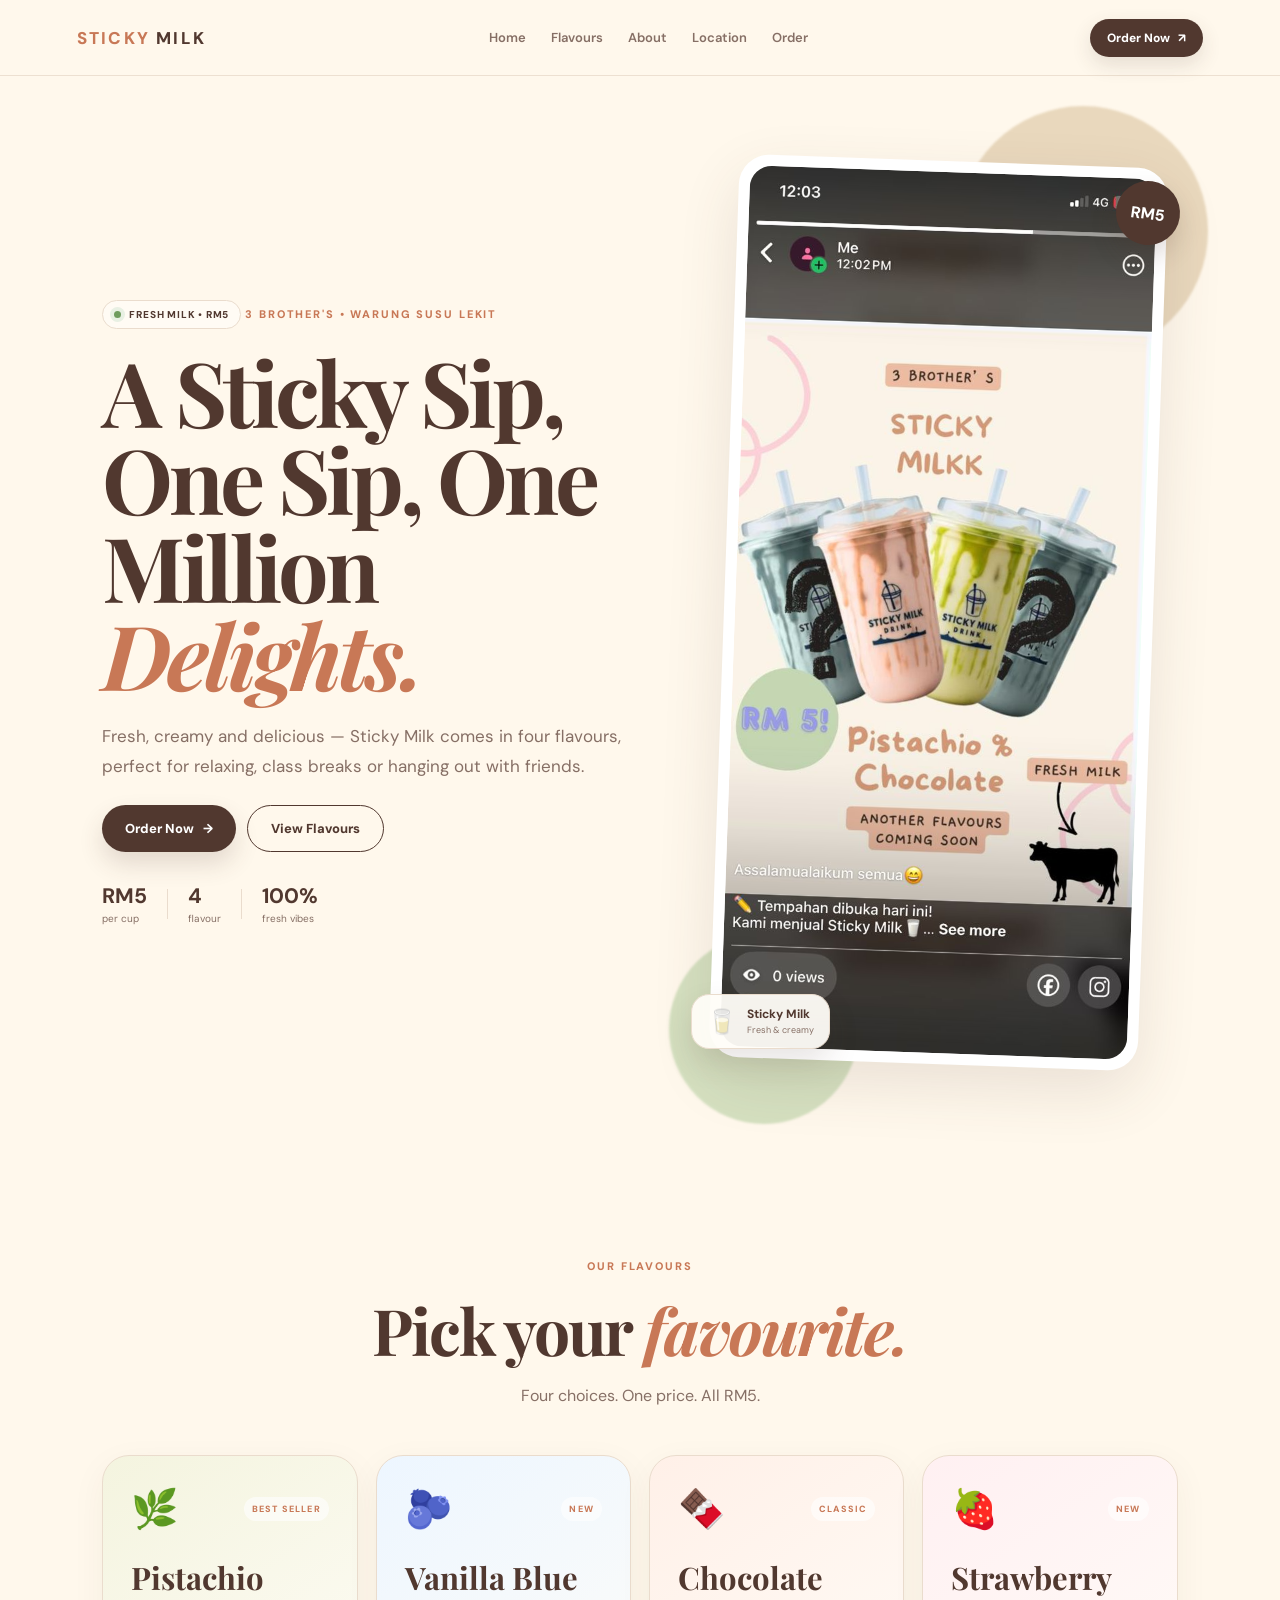
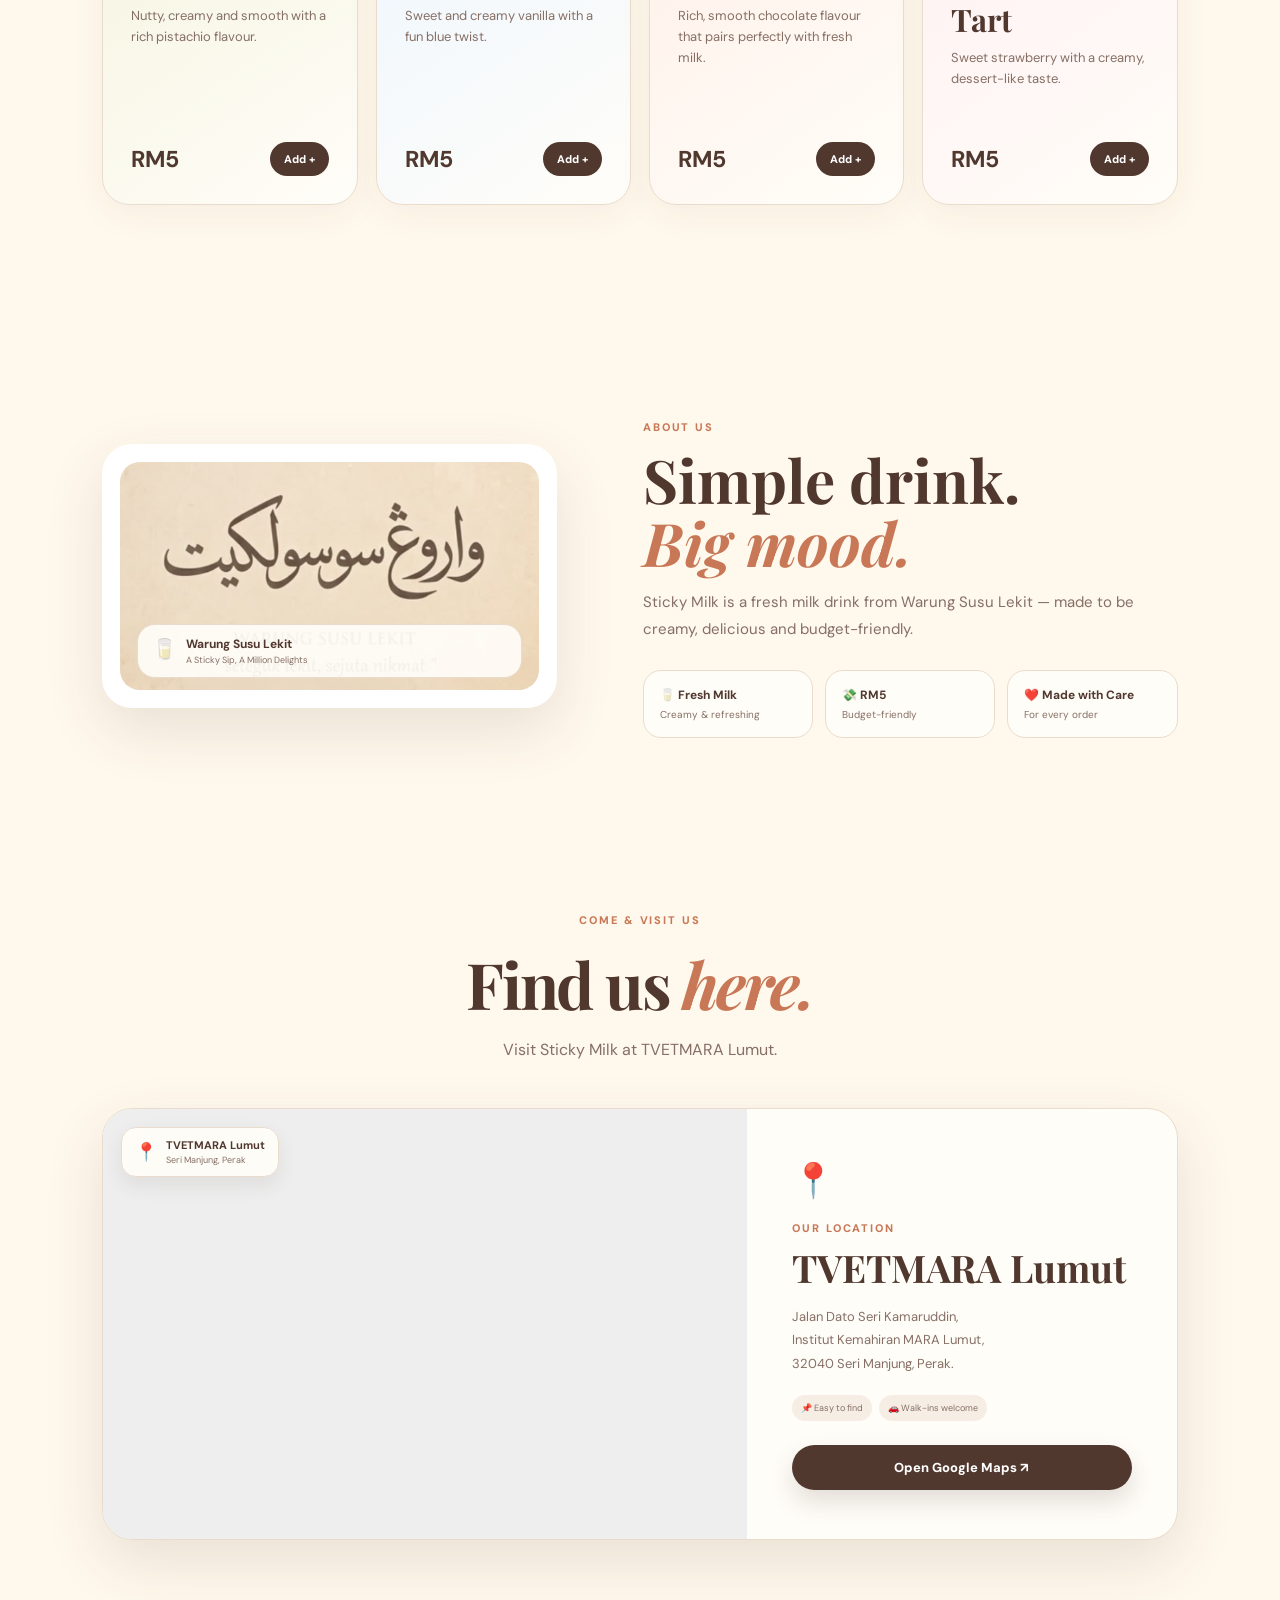
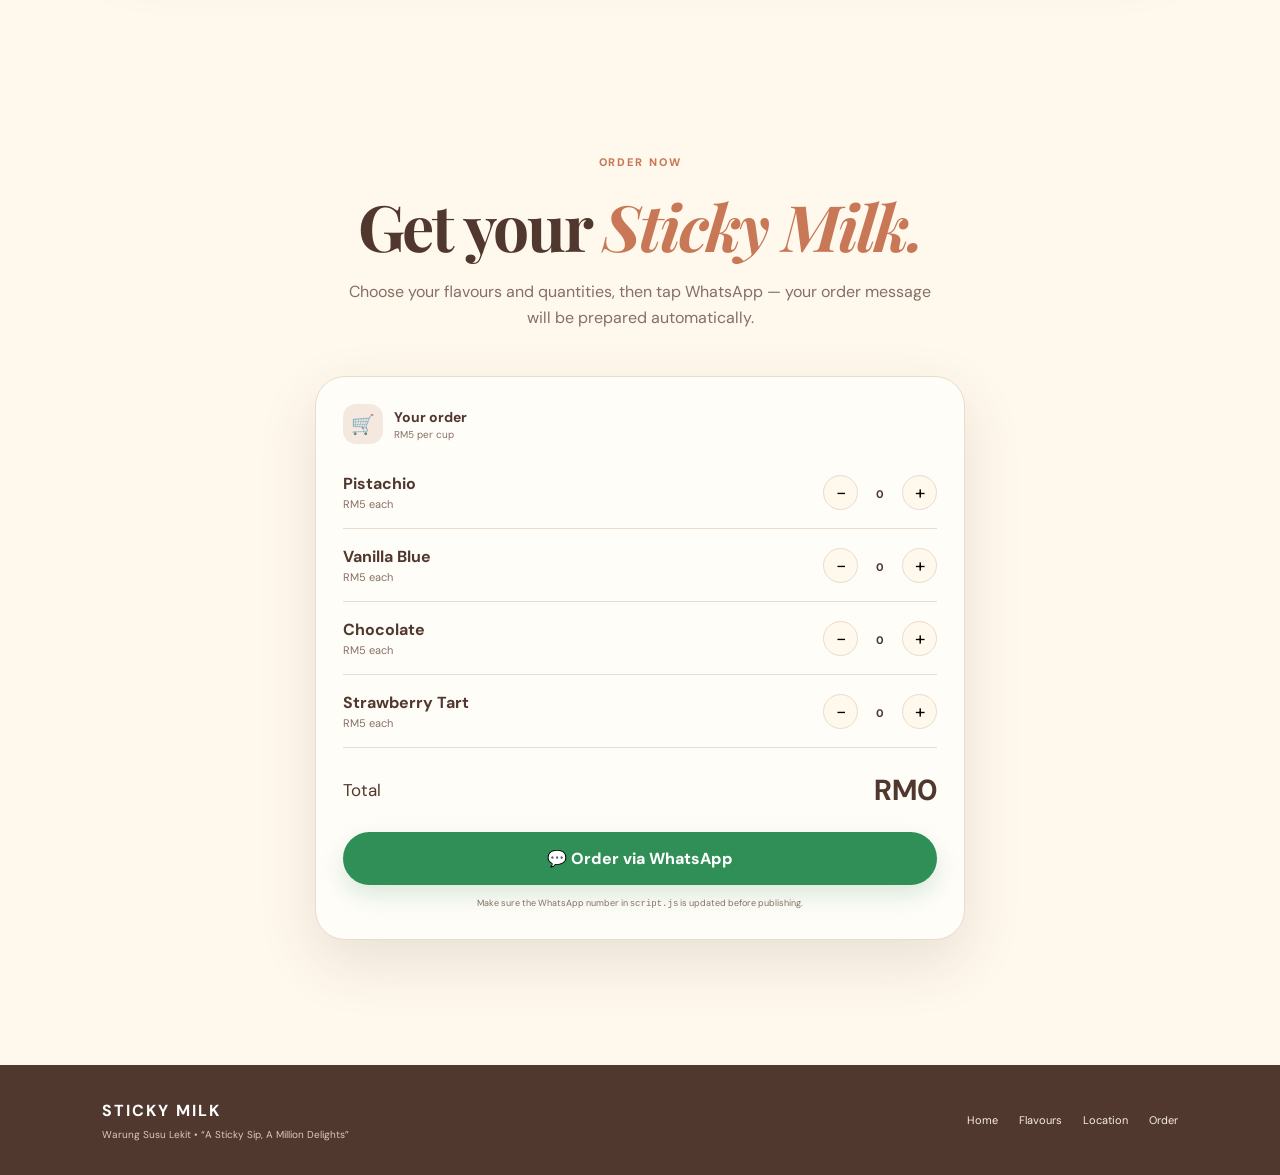
<file: index.html>
<!DOCTYPE html>
<html lang="en">
<head>
  <meta charset="UTF-8">
  <meta name="viewport" content="width=device-width, initial-scale=1.0">
  <title>Sticky Milk | Warung Susu Lekit</title>
  <meta name="description" content="Sticky Milk — fresh milk drinks by Warung Susu Lekit. Four flavour options, RM5 per cup.">
  <link rel="preconnect" href="https://fonts.googleapis.com">
  <link rel="preconnect" href="https://fonts.gstatic.com" crossorigin>
  <link href="https://fonts.googleapis.com/css2?family=DM+Sans:wght@400;500;600;700;800&family=Playfair+Display:ital,wght@0,600;0,700;1,600;1,700&display=swap" rel="stylesheet">
  <link rel="stylesheet" href="style.css">
</head>
<body>
  <header class="nav">
    <a class="brand" href="#home" aria-label="Sticky Milk home"><span>STICKY</span> MILK</a>
    <nav aria-label="Main navigation">
      <a href="#home">Home</a>
      <a href="#flavours">Flavours</a>
      <a href="#about">About</a>
      <a href="#location">Location</a>
      <a href="#order">Order</a>
    </nav>
    <a class="nav-order" href="#order">Order Now <span>↗</span></a>
  </header>

  <main>
    <section id="home" class="hero">
      <div class="hero-copy">
        <div class="mini-badge"><span class="dot"></span> FRESH MILK • RM5</div>
        <span class="eyebrow">3 BROTHER'S • WARUNG SUSU LEKIT</span>
        <h1><span class="sr-only">A Sticky Sip, </span>One Sip, One Million <em>Delights.</em></h1>
        <p>Fresh, creamy and delicious — Sticky Milk comes in four flavours, perfect for relaxing, class breaks or hanging out with friends.</p>
        <div class="hero-actions">
          <a class="btn primary" href="#order" >Order Now <span>→</span></a>
          <a class="btn secondary" href="#flavours">View Flavours</a>
        </div>
        <div class="hero-meta">
          <div><strong>RM5</strong><span>per cup</span></div>
          <i></i>
          <div><strong>4</strong><span>flavour</span></div>
          <i></i>
          <div><strong>100%</strong><span>fresh vibes</span></div>
        </div>
      </div>
      <div class="hero-visual">
        <div class="blob blob-one"></div><div class="blob blob-two"></div>
        <div class="hero-image">
          <img src="images/product-poster.png" alt="Sticky Milk product poster">
        </div>
        <div class="floating-card"><span>🥛</span><div><b>Sticky Milk</b><small>Fresh & creamy</small></div></div>
        <div class="floating-price">RM5</div>
      </div>
    </section>

    <section id="flavours" class="section flavours-section">
      <div class="section-heading">
        <span class="eyebrow">OUR FLAVOURS</span>
        <h2>Pick your <em>favourite.</em></h2>
        <p>Four choices. One price. All RM5.</p>
      </div>
      <div class="cards">
        <article class="flavour-card pistachio">
          <div class="flavour-top"><div class="flavour-icon">🌿</div><span class="tag">BEST SELLER</span></div>
          <h3>Pistachio</h3><p>Nutty, creamy and smooth with a rich pistachio flavour.</p>
          <div class="card-bottom"><strong>RM5</strong><button onclick="addItem('Pistachio')">Add +</button></div>
        </article>
        <article class="flavour-card vanilla-blue">
          <div class="flavour-top"><div class="flavour-icon">🫐</div><span class="tag">NEW</span></div>
          <h3>Vanilla Blue</h3><p>Sweet and creamy vanilla with a fun blue twist.</p>
          <div class="card-bottom"><strong>RM5</strong><button onclick="addItem('Vanilla Blue')">Add +</button></div>
        </article>
        <article class="flavour-card chocolate">
          <div class="flavour-top"><div class="flavour-icon">🍫</div><span class="tag">CLASSIC</span></div>
          <h3>Chocolate</h3><p>Rich, smooth chocolate flavour that pairs perfectly with fresh milk.</p>
          <div class="card-bottom"><strong>RM5</strong><button onclick="addItem('Chocolate')">Add +</button></div>
        </article>
        <article class="flavour-card strawberry-tart">
          <div class="flavour-top"><div class="flavour-icon">🍓</div><span class="tag">NEW</span></div>
          <h3>Strawberry Tart</h3><p>Sweet strawberry with a creamy, dessert-like taste.</p>
          <div class="card-bottom"><strong>RM5</strong><button onclick="addItem('Strawberry Tart')">Add +</button></div>
        </article>
      </div>
    </section>

    <section id="about" class="about section">
      <div class="about-image">
        <img src="images/logo.png" alt="Warung Susu Lekit logo">
        <div class="image-caption"><span>🥛</span><b>Warung Susu Lekit</b><small>A Sticky Sip, A Million Delights</small></div>
      </div>
      <div class="about-copy">
        <span class="eyebrow">ABOUT US</span>
        <h2>Simple drink.<br><em>Big mood.</em></h2>
        <p>Sticky Milk is a fresh milk drink from Warung Susu Lekit — made to be creamy, delicious and budget-friendly.</p>
        <div class="features">
          <div><b>🥛 Fresh Milk</b><span>Creamy & refreshing</span></div>
          <div><b>💸 RM5</b><span>Budget-friendly</span></div>
          <div><b>❤️ Made with Care</b><span>For every order</span></div>
        </div>
      </div>
    </section>

    <section id="location" class="location section">
      <div class="section-heading">
        <span class="eyebrow">COME & VISIT US</span>
        <h2>Find us <em>here.</em></h2>
        <p>Visit Sticky Milk at TVETMARA Lumut.</p>
      </div>
      <div class="location-card">
        <div class="map-wrap">
          <iframe
            src="https://www.google.com/maps?q=TVETMARA%20Lumut%2C%20Jalan%20Dato%20Seri%20Kamaruddin%2C%20Institut%20Kemahiran%20Mara%20Lumut%2C%2032040%20Seri%20Manjung%2C%20Perak&output=embed"
            loading="lazy"
            referrerpolicy="no-referrer-when-downgrade"
            title="TVETMARA Lumut location">
          </iframe>
          <div class="map-label"><span>📍</span><div><b>TVETMARA Lumut</b><small>Seri Manjung, Perak</small></div></div>
        </div>
        <div class="location-info">
          <span class="location-icon">📍</span>
          <span class="eyebrow">OUR LOCATION</span>
          <h3>TVETMARA Lumut</h3>
          <p>Jalan Dato Seri Kamaruddin,<br>Institut Kemahiran MARA Lumut,<br>32040 Seri Manjung, Perak.</p>
          <div class="location-pills"><span>📌 Easy to find</span><span>🚗 Walk-ins welcome</span></div>
          <a class="btn primary full" href="https://www.google.com/maps/search/?api=1&query=TVETMARA%20Lumut%2C%20Jalan%20Dato%20Seri%20Kamaruddin%2C%20Institut%20Kemahiran%20Mara%20Lumut%2C%2032040%20Seri%20Manjung%2C%20Perak" target="_blank" rel="noopener">Open Google Maps ↗</a>
        </div>
      </div>
    </section>

    <section id="order" class="order section">
      <div class="section-heading">
        <span class="eyebrow">ORDER NOW</span>
        <h2>Get your <em>Sticky Milk.</em></h2>
        <p>Choose your flavours and quantities, then tap WhatsApp — your order message will be prepared automatically.</p>
      </div>
      <div class="order-box">
        <div class="order-title"><span>🛒</span><div><b>Your order</b><small>RM5 per cup</small></div></div>
        <div class="order-row"><div><strong>Pistachio</strong><span>RM5 each</span></div><div class="qty"><button onclick="changeQty('Pistachio',-1)">−</button><span id="qty-Pistachio">0</span><button onclick="changeQty('Pistachio',1)">+</button></div></div>
        <div class="order-row"><div><strong>Vanilla Blue</strong><span>RM5 each</span></div><div class="qty"><button onclick="changeQty('Vanilla Blue',-1)">−</button><span id="qty-Vanilla-Blue">0</span><button onclick="changeQty('Vanilla Blue',1)">+</button></div></div>
        <div class="order-row"><div><strong>Chocolate</strong><span>RM5 each</span></div><div class="qty"><button onclick="changeQty('Chocolate',-1)">−</button><span id="qty-Chocolate">0</span><button onclick="changeQty('Chocolate',1)">+</button></div></div>
        <div class="order-row"><div><strong>Strawberry Tart</strong><span>RM5 each</span></div><div class="qty"><button onclick="changeQty('Strawberry Tart',-1)">−</button><span id="qty-Strawberry-Tart">0</span><button onclick="changeQty('Strawberry Tart',1)">+</button></div></div>
        <div class="total"><span>Total</span><strong id="total">RM0</strong></div>
        <button class="whatsapp" onclick="orderWhatsApp()">💬 Order via WhatsApp</button>
        <small class="note">Make sure the WhatsApp number in <code>script.js</code> is updated before publishing.</small>
      </div>
    </section>
  </main>

  <footer>
    <div><strong>STICKY MILK</strong><span>Warung Susu Lekit • “A Sticky Sip, A Million Delights”</span></div>
    <div class="footer-links"><a href="#home">Home</a><a href="#flavours">Flavours</a><a href="#location">Location</a><a href="#order">Order</a></div>
  </footer>
  <script src="script.js"></script>
</body>
</html>
</file>
<file: style.css>
@import url('https://fonts.googleapis.com/css2?family=DM+Sans:wght@400;500;600;700;800&family=Playfair+Display:ital,wght@0,600;0,700;1,600;1,700&display=swap');
:root{--cream:#fff8ec;--paper:#fffdf8;--brown:#51382f;--muted:#866f65;--peach:#e9a07d;--peach-dark:#c87856;--green:#b8cc9e;--blue:#b9d5ee;--pink:#efb8bd;--line:#eadccd;--shadow:0 22px 60px rgba(81,56,47,.12)}
*{box-sizing:border-box}html{scroll-behavior:smooth;scroll-padding-top:85px}body{margin:0;background:var(--cream);color:var(--brown);font-family:"DM Sans",Arial,sans-serif}a{text-decoration:none;color:inherit}button{font:inherit}::selection{background:#f2c2aa;color:var(--brown)}
.nav{height:76px;display:flex;align-items:center;justify-content:space-between;padding:0 6%;background:rgba(255,248,236,.92);position:sticky;top:0;z-index:20;border-bottom:1px solid rgba(234,220,205,.85);backdrop-filter:blur(14px)}
.brand{font-weight:800;letter-spacing:.13em;font-size:17px}.brand span{color:var(--peach-dark)}
.nav nav{display:flex;gap:25px;font-size:13px;color:var(--muted);font-weight:600}.nav nav a{transition:.2s}.nav nav a:hover{color:var(--brown)}
.nav-order{padding:11px 17px;border-radius:999px;background:var(--brown);color:white;font-size:12px;font-weight:800;box-shadow:0 8px 20px rgba(81,56,47,.14)}.nav-order span{margin-left:5px}
.hero{min-height:calc(100vh - 76px);display:grid;grid-template-columns:1fr .9fr;align-items:center;gap:6%;padding:60px 8%;max-width:1400px;margin:auto;overflow:hidden}
.hero-copy{max-width:650px;position:relative;z-index:2}.mini-badge{display:inline-flex;align-items:center;gap:8px;padding:7px 11px;border:1px solid var(--line);border-radius:999px;background:rgba(255,253,248,.7);font-size:10px;font-weight:800;letter-spacing:.08em;margin-bottom:18px}.dot{width:7px;height:7px;background:#6f9c5e;border-radius:50%;box-shadow:0 0 0 4px #e8f0e3}
.eyebrow{display:inline-block;font-size:11px;font-weight:800;letter-spacing:.17em;color:var(--peach-dark);margin-bottom:14px}h1,h2,h3{margin:0}h1{font-family:"Playfair Display",serif;font-size:clamp(52px,7vw,90px);line-height:.98;letter-spacing:-.045em}h1 em,h2 em{color:var(--peach-dark)}
.hero-copy>p{font-size:17px;line-height:1.75;color:var(--muted);max-width:550px;margin:24px 0}.hero-actions{display:flex;gap:11px;flex-wrap:wrap}.btn{display:inline-flex;align-items:center;justify-content:center;padding:14px 23px;border-radius:999px;font-weight:800;font-size:13px;transition:transform .2s,box-shadow .2s}.btn:hover{transform:translateY(-2px)}.primary{background:var(--brown);color:white;box-shadow:0 12px 25px rgba(81,56,47,.16)}.secondary{border:1px solid var(--brown);background:transparent}.btn span{margin-left:9px}
.hero-meta{display:flex;align-items:center;gap:20px;margin-top:30px}.hero-meta div{display:flex;flex-direction:column}.hero-meta strong{font-size:21px}.hero-meta span{font-size:10px;color:var(--muted);margin-top:2px}.hero-meta i{height:30px;width:1px;background:var(--line)}
.hero-visual{position:relative;justify-self:end;width:min(100%,540px);padding:25px}.hero-image{position:relative;z-index:2;background:white;padding:11px;border-radius:30px;box-shadow:var(--shadow);transform:rotate(2deg);transition:transform .35s}.hero-image:hover{transform:rotate(0) translateY(-4px)}.hero-image img{display:block;width:100%;border-radius:22px}.blob{position:absolute;border-radius:50%;filter:blur(1px)}.blob-one{width:250px;height:250px;background:#e9d8bd;right:-30px;top:-30px}.blob-two{width:190px;height:190px;background:#d5e0c0;left:-30px;bottom:-35px}
.floating-card{position:absolute;z-index:3;left:-8px;bottom:40px;background:rgba(255,253,248,.95);border:1px solid var(--line);box-shadow:0 14px 30px rgba(81,56,47,.13);padding:11px 15px;border-radius:18px;display:flex;align-items:center;gap:10px}.floating-card>span{font-size:24px}.floating-card b,.floating-card small{display:block}.floating-card b{font-size:12px}.floating-card small{font-size:9px;color:var(--muted);margin-top:2px}.floating-price{position:absolute;z-index:3;right:-2px;top:45px;background:var(--brown);color:white;width:64px;height:64px;border-radius:50%;display:grid;place-items:center;font-weight:800;box-shadow:0 12px 25px rgba(81,56,47,.18);transform:rotate(8deg)}
.section{padding:105px 8%;max-width:1400px;margin:auto}.section-heading{text-align:center;margin-bottom:46px}.section-heading h2{font-family:"Playfair Display",serif;font-size:clamp(40px,5vw,64px);letter-spacing:-.035em}.section-heading p{color:var(--muted);margin:11px auto 0;max-width:600px;line-height:1.6}
.cards{display:grid;grid-template-columns:repeat(4,1fr);gap:18px}.flavour-card{min-height:350px;padding:28px;border-radius:27px;background:var(--paper);border:1px solid var(--line);display:flex;flex-direction:column;box-shadow:0 10px 35px rgba(81,56,47,.05);transition:transform .25s,box-shadow .25s}.flavour-card:hover{transform:translateY(-6px);box-shadow:0 20px 45px rgba(81,56,47,.10)}.pistachio{background:linear-gradient(145deg,#f4f4df,#fffdf8)}.vanilla-blue{background:linear-gradient(145deg,#edf6ff,#fffdf8)}.chocolate{background:linear-gradient(145deg,#fff0e8,#fffdf8)}.strawberry-tart{background:linear-gradient(145deg,#fff0f2,#fffdf8)}
.flavour-top{display:flex;align-items:center;justify-content:space-between}.flavour-icon{font-size:38px}.tag{font-size:9px;letter-spacing:.13em;font-weight:800;color:var(--peach-dark);background:rgba(255,255,255,.6);padding:6px 8px;border-radius:999px}.flavour-card h3{font-family:"Playfair Display",serif;font-size:31px;margin:22px 0 7px}.flavour-card p{color:var(--muted);line-height:1.65;font-size:13px;margin:0}.card-bottom{margin-top:auto;display:flex;align-items:center;justify-content:space-between;padding-top:25px}.card-bottom strong{font-size:23px}.card-bottom button{border:0;background:var(--brown);color:#fff;padding:10px 14px;border-radius:999px;font-size:11px;font-weight:800;cursor:pointer;transition:.2s}.card-bottom button:hover{transform:scale(1.03)}
.about{display:grid;grid-template-columns:.85fr 1fr;gap:8%;align-items:center}.about-image{background:white;padding:18px;border-radius:30px;box-shadow:var(--shadow);position:relative}.about-image img{width:100%;display:block;border-radius:20px}.image-caption{position:absolute;left:35px;right:35px;bottom:30px;background:rgba(255,253,248,.93);border:1px solid var(--line);border-radius:18px;padding:11px 14px;display:grid;grid-template-columns:auto 1fr;column-gap:9px}.image-caption span{grid-row:span 2;font-size:20px}.image-caption b{font-size:12px}.image-caption small{font-size:9px;color:var(--muted);margin-top:2px}.about-copy h2{font-family:"Playfair Display",serif;font-size:clamp(40px,5vw,60px);line-height:1.05}.about-copy>p{color:var(--muted);line-height:1.8;font-size:15px;max-width:600px}.features{display:grid;grid-template-columns:repeat(3,1fr);gap:12px;margin-top:27px}.features div{padding:16px;border:1px solid var(--line);border-radius:18px;background:var(--paper)}.features b,.features span{display:block}.features b{font-size:12px}.features span{font-size:10px;color:var(--muted);margin-top:5px}
.location{padding-top:65px}.location-card{display:grid;grid-template-columns:1.2fr .8fr;background:var(--paper);border:1px solid var(--line);border-radius:30px;overflow:hidden;box-shadow:var(--shadow)}.map-wrap{min-height:430px;position:relative;background:#eee}.map-wrap iframe{width:100%;height:100%;min-height:430px;border:0;display:block;filter:saturate(.8)}.map-label{position:absolute;left:18px;top:18px;background:rgba(255,253,248,.94);border:1px solid var(--line);border-radius:15px;padding:10px 13px;display:flex;gap:9px;align-items:center;box-shadow:0 8px 20px rgba(81,56,47,.09)}.map-label span{font-size:18px}.map-label b,.map-label small{display:block}.map-label b{font-size:11px}.map-label small{font-size:9px;color:var(--muted);margin-top:2px}.location-info{padding:48px 45px;display:flex;flex-direction:column;justify-content:center}.location-icon{font-size:34px;margin-bottom:18px}.location-info .eyebrow{margin-bottom:7px}.location-info h3{font-family:"Playfair Display",serif;font-size:38px}.location-info p{color:var(--muted);line-height:1.8;font-size:13px;margin:12px 0 20px}.location-pills{display:flex;flex-wrap:wrap;gap:7px;margin-bottom:24px}.location-pills span{font-size:9px;padding:7px 9px;border-radius:999px;background:#f6eee5;color:var(--muted)}.full{width:100%}
.order{padding-bottom:125px}.order-box{max-width:650px;margin:auto;background:var(--paper);border:1px solid var(--line);border-radius:30px;padding:27px;box-shadow:var(--shadow)}.order-title{display:flex;align-items:center;gap:11px;padding-bottom:12px}.order-title>span{width:40px;height:40px;display:grid;place-items:center;border-radius:13px;background:#f5e9df;font-size:19px}.order-title b,.order-title small{display:block}.order-title b{font-size:14px}.order-title small{font-size:10px;color:var(--muted);margin-top:2px}.order-row{display:flex;align-items:center;justify-content:space-between;padding:17px 0;border-bottom:1px solid var(--line)}.order-row strong,.order-row span{display:block}.order-row span{font-size:11px;color:var(--muted);margin-top:3px}.qty{display:flex;align-items:center;gap:13px}.qty button{width:35px;height:35px;border-radius:50%;border:1px solid var(--line);background:var(--cream);cursor:pointer;font-size:19px;line-height:1}.qty span{min-width:18px;text-align:center;font-weight:800;color:var(--brown)}.total{display:flex;justify-content:space-between;align-items:center;padding:23px 0;font-size:17px}.total strong{font-size:29px}.whatsapp{width:100%;border:0;border-radius:999px;padding:16px;background:#2f8f57;color:#fff;font-weight:800;cursor:pointer;box-shadow:0 10px 25px rgba(47,143,87,.18);transition:.2s}.whatsapp:hover{transform:translateY(-2px)}.note{display:block;text-align:center;color:var(--muted);font-size:9px;margin-top:12px;line-height:1.5}code{font-size:9px}
footer{background:var(--brown);color:#fff;padding:35px 8%;display:flex;justify-content:space-between;gap:25px}footer strong{letter-spacing:.12em}footer span{display:block;color:#d9c9bf;font-size:10px;margin-top:7px}.footer-links{display:flex;gap:21px;font-size:11px;align-items:center}.footer-links a{color:#f7eee8}
@media(max-width:1050px){.cards{grid-template-columns:repeat(2,1fr)}.hero{grid-template-columns:1fr .8fr}.location-card{grid-template-columns:1fr}.map-wrap,.map-wrap iframe{min-height:360px}.location-info{padding:35px}}
@media(max-width:850px){.nav nav{display:none}.hero{grid-template-columns:1fr;padding-top:48px}.hero-visual{justify-self:center;max-width:540px;margin-top:15px}.about{grid-template-columns:1fr}.features{grid-template-columns:1fr}}
@media(max-width:600px){.nav{padding:0 5%;height:70px}.brand{font-size:15px}.nav-order{padding:9px 12px}.hero,.section{padding-left:5%;padding-right:5%}h1{font-size:51px}.hero-copy>p{font-size:15px}.hero-meta{gap:12px}.hero-meta strong{font-size:18px}.hero-visual{padding:13px}.floating-card{left:-4px;bottom:22px}.floating-price{right:-4px;top:28px;width:55px;height:55px}.cards{grid-template-columns:1fr}.flavour-card{min-height:310px}.location-info{padding:30px 24px}.location-info h3{font-size:32px}.map-wrap,.map-wrap iframe{min-height:300px}.order-box{padding:21px}footer{padding:30px 5%;flex-direction:column}.footer-links{flex-wrap:wrap}}
</file>
